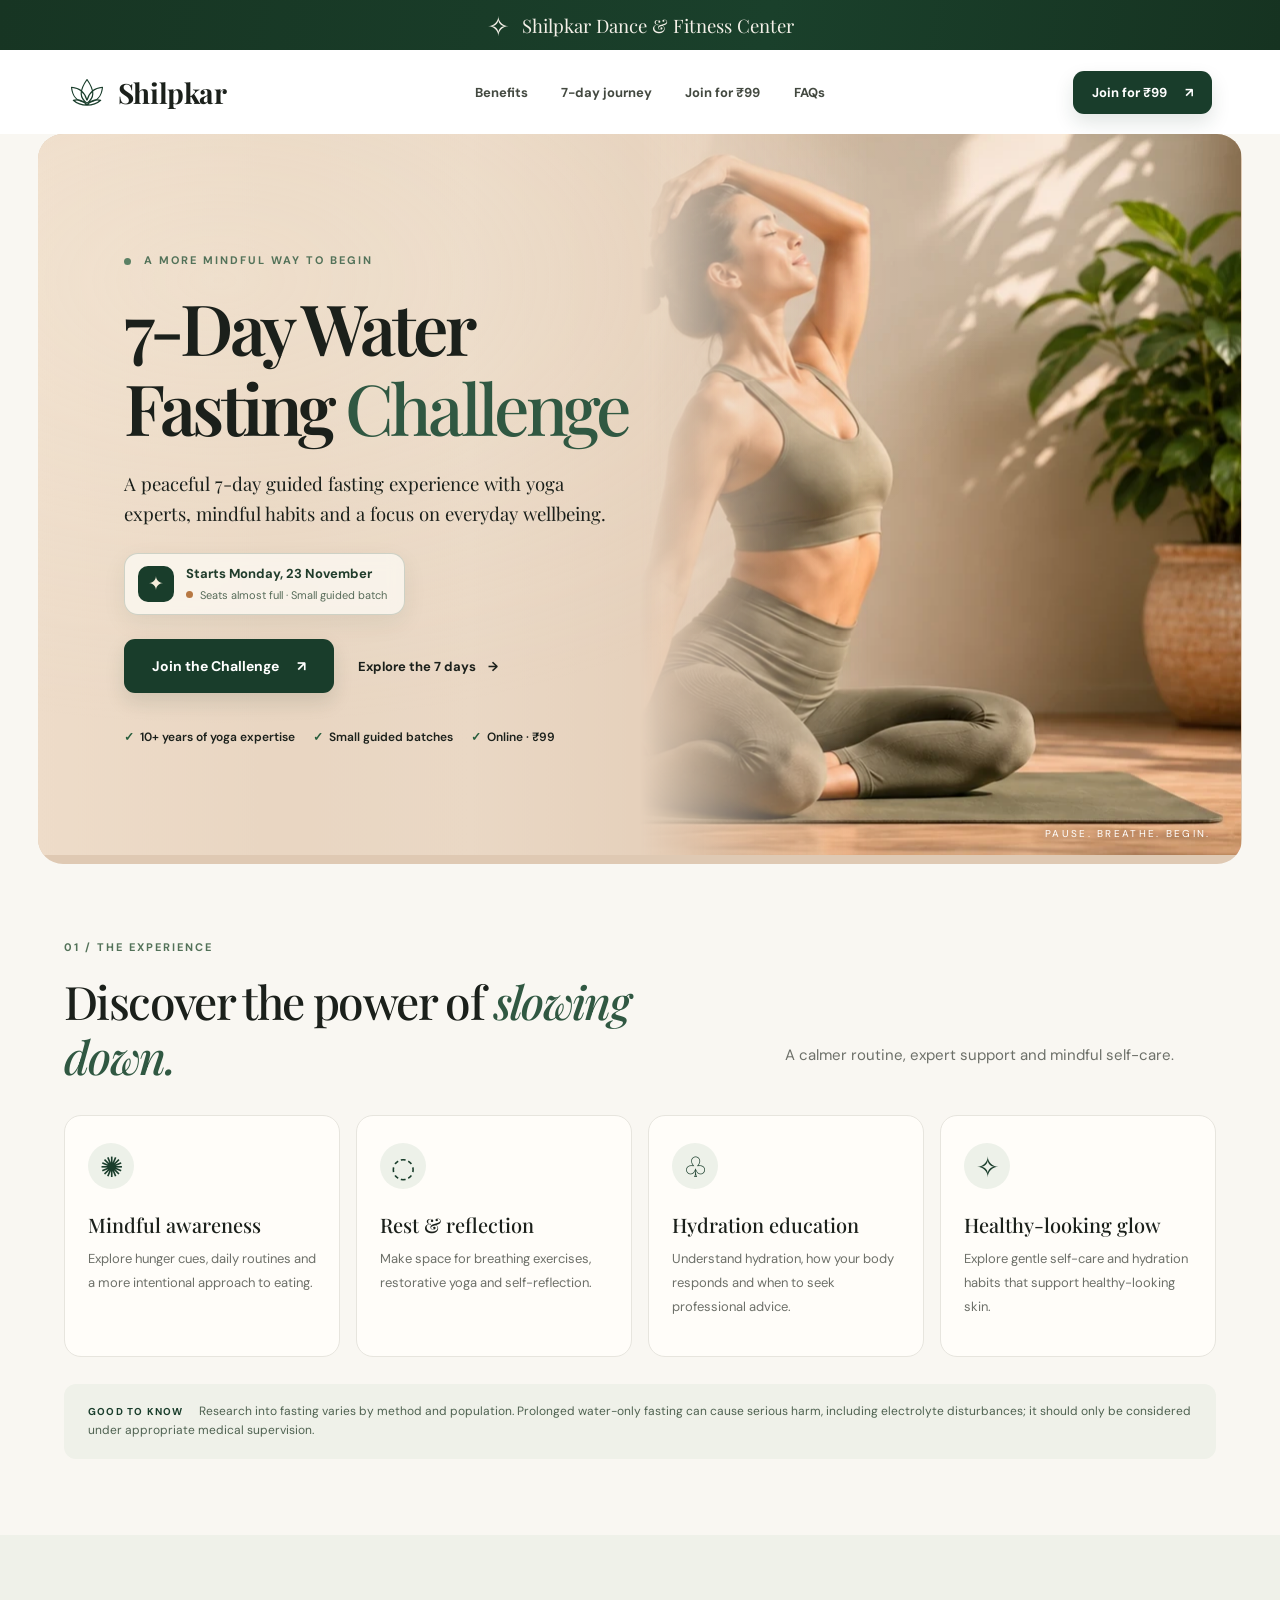
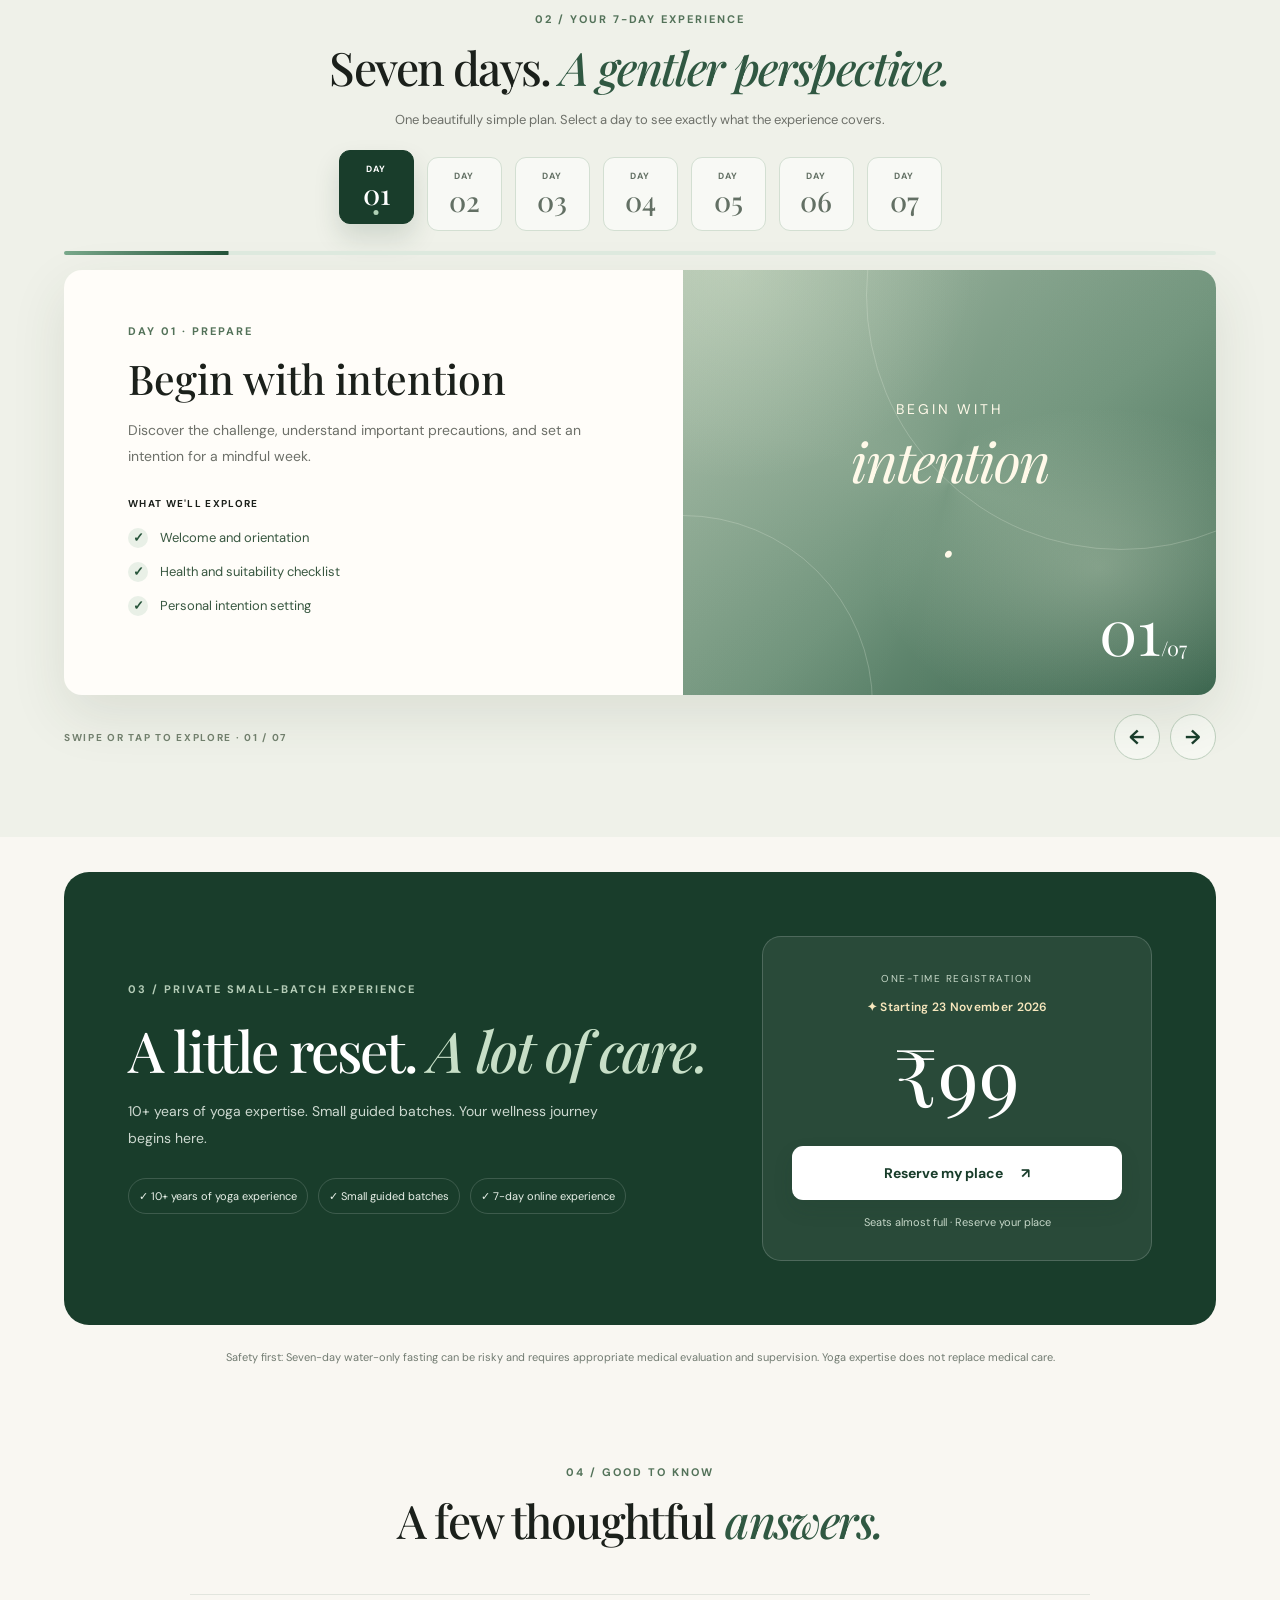
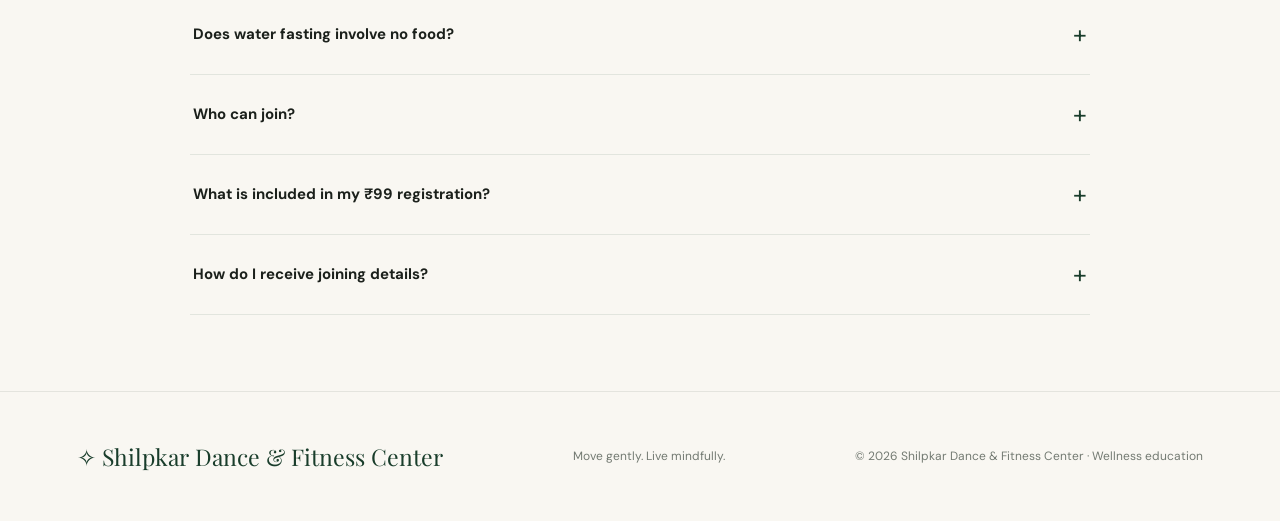
<file: index.html>
<!doctype html>
<html lang="en">
<head>
  <meta charset="UTF-8" />
  <meta name="viewport" content="width=device-width, initial-scale=1" />
  <meta name="theme-color" content="#193d2b" />
  <meta name="description" content="Discover Shilpkar Dance & Fitness Center's 7-day guided fasting and wellness challenge. Explore the daily program and register for ₹99." />
  <meta property="og:title" content="Shilpkar Dance & Fitness Center | 7-Day Water Fasting Challenge" />
  <meta property="og:description" content="Starts 23 November 2026. Small guided batches with limited remaining seats. Join for ₹99." />
  <title>7-Day Water Fasting Challenge | Shilpkar Dance & Fitness Center</title>
  <link rel="preconnect" href="https://fonts.googleapis.com" />
  <link rel="preconnect" href="https://fonts.gstatic.com" crossorigin />
  <link href="https://fonts.googleapis.com/css2?family=DM+Sans:wght@400;500;600;700&family=Playfair+Display:wght@400;500;600;700&display=swap" rel="stylesheet" />
  <link rel="stylesheet" href="styles.css" />
  <script>document.documentElement.classList.add('has-js');</script>
  <script src="config.js" defer></script>
  <script src="app.js" defer></script>
</head>
<body>
  <div class="reading-progress" aria-hidden="true"><span id="reading-progress-fill"></span></div>
  <a class="skip" href="#main">Skip to content</a>
  <div class="brand-band"><span class="lotus-mini">✧</span> <span data-brand>Shilpkar Dance & Fitness Center</span></div>
  <header class="header" id="top">
    <a href="#top" class="brand" aria-label="Shilpkar Dance & Fitness Center home">
      <svg class="brand-symbol" viewBox="0 0 64 64" fill="none" stroke="currentColor" stroke-width="2" stroke-linejoin="round" aria-hidden="true"><path d="M32 51C20 42 18 31 32 11c14 20 12 31 0 40Z"/><path d="M29 49C15 48 7 38 6 24c13 1 22 7 26 22M35 49c14-1 22-11 23-25-13 1-22 7-26 22"/><path d="M9 46c9-2 16 0 23 8 7-8 14-10 23-8-12 11-34 11-46 0Z"/></svg>
      <span data-brand-short>Shilpkar</span>
    </a>
    <nav class="nav" id="primary-nav" aria-label="Main navigation">
      <a href="#benefits">Benefits</a>
      <a href="#journey">7-day journey</a>
      <a href="#register">Join for ₹99</a>
      <a href="#faq">FAQs</a>
    </nav>
    <button class="nav-toggle" type="button" aria-label="Open menu" aria-controls="primary-nav" aria-expanded="false"><span></span><span></span><span></span></button>
    <a class="button button-small desktop-cta" href="#register">Join for ₹99 <span aria-hidden="true">↗</span></a>
  </header>

  <main id="main">
    <section class="hero section-shell" aria-labelledby="hero-title">
      <div class="hero-bg" aria-hidden="true"></div>
      <div class="hero-content">
        <p class="overline"><span class="dot"></span> A MORE MINDFUL WAY TO BEGIN</p>
        <h1 id="hero-title">7-Day Water<br>Fasting <em>Challenge</em></h1>
        <p class="hero-description">A peaceful 7-day guided fasting experience with yoga experts, mindful habits and a focus on everyday wellbeing.</p>
        <div class="launch-notice" aria-label="Challenge starts November 23, seats almost full"><span class="launch-calendar" aria-hidden="true">✦</span><span><strong>Starts Monday, 23 November</strong><small><i class="seat-dot" aria-hidden="true"></i> Seats almost full · Small guided batch</small></span></div>
        <div class="hero-buttons">
          <a class="button" href="#register">Join the Challenge <span aria-hidden="true">↗</span></a>
          <a class="text-link" href="#journey">Explore the 7 days <span aria-hidden="true">→</span></a>
        </div>
        <div class="hero-details"><span><i aria-hidden="true">✓</i> 10+ years of yoga expertise</span><span><i aria-hidden="true">✓</i> Small guided batches</span><span><i aria-hidden="true">✓</i> Online · ₹99</span></div>
        
      </div>
      <div class="hero-image-credit">PAUSE. BREATHE. BEGIN.</div>
    </section>

    <section class="benefits section" id="benefits" aria-labelledby="benefits-title">
      <div class="section-intro observe">
        <div><p class="overline">01 / THE EXPERIENCE</p><h2 id="benefits-title">Discover the power of <em>slowing down.</em></h2></div>
        <p>A calmer routine, expert support and mindful self-care.</p>
      </div>
      <div class="benefit-grid">
        <article class="benefit observe"><div class="icon-wrap">✺</div><h3>Mindful awareness</h3><p>Explore hunger cues, daily routines and a more intentional approach to eating.</p></article>
        <article class="benefit observe"><div class="icon-wrap">◌</div><h3>Rest & reflection</h3><p>Make space for breathing exercises, restorative yoga and self-reflection.</p></article>
        <article class="benefit observe"><div class="icon-wrap">♧</div><h3>Hydration education</h3><p>Understand hydration, how your body responds and when to seek professional advice.</p></article>
        <article class="benefit observe"><div class="icon-wrap">✧</div><h3>Healthy-looking glow</h3><p>Explore gentle self-care and hydration habits that support healthy-looking skin.</p></article>
      </div>
      <div class="quiet-note"><span>GOOD TO KNOW</span> Research into fasting varies by method and population. Prolonged water-only fasting can cause serious harm, including electrolyte disturbances; it should only be considered under appropriate medical supervision.</div>
    </section>

    <section class="journey section" id="journey" aria-labelledby="journey-title">
      <div class="center observe"><p class="overline">02 / YOUR 7-DAY EXPERIENCE</p><h2 id="journey-title">Seven days. <em>A gentler perspective.</em></h2><p class="center-desc">One beautifully simple plan. Select a day to see exactly what the experience covers.</p></div>
      <div class="day-selector" role="tablist" aria-label="Select challenge day">
        <button class="day-tab is-active" role="tab" id="tab-0" aria-selected="true" aria-controls="day-panel" data-day="0"><small>DAY</small><span>01</span></button>
        <button class="day-tab" role="tab" id="tab-1" aria-selected="false" aria-controls="day-panel" data-day="1"><small>DAY</small><span>02</span></button>
        <button class="day-tab" role="tab" id="tab-2" aria-selected="false" aria-controls="day-panel" data-day="2"><small>DAY</small><span>03</span></button>
        <button class="day-tab" role="tab" id="tab-3" aria-selected="false" aria-controls="day-panel" data-day="3"><small>DAY</small><span>04</span></button>
        <button class="day-tab" role="tab" id="tab-4" aria-selected="false" aria-controls="day-panel" data-day="4"><small>DAY</small><span>05</span></button>
        <button class="day-tab" role="tab" id="tab-5" aria-selected="false" aria-controls="day-panel" data-day="5"><small>DAY</small><span>06</span></button>
        <button class="day-tab" role="tab" id="tab-6" aria-selected="false" aria-controls="day-panel" data-day="6"><small>DAY</small><span>07</span></button>
      </div>
      <div class="journey-progress" aria-hidden="true"><span id="journey-progress-fill"></span></div>
      <div class="journey-card observe" id="day-panel" role="tabpanel" aria-labelledby="tab-0" tabindex="0" aria-live="polite">
        <div class="day-content"><p class="overline" id="day-label">DAY 01 · BEGIN</p><h3 id="day-title">Begin with intention</h3><p id="day-description">Start with orientation, safety guidance and a gentle introduction to the challenge.</p><p class="inclusion-label">WHAT WE'LL EXPLORE</p><ul id="day-activities"><li>Welcome and challenge overview</li><li>Health and suitability checklist</li><li>Personal intention setting</li></ul></div>
        <div class="journey-art"><div class="art-circle art-circle-a"></div><div class="art-circle art-circle-b"></div><div class="art-wave"></div><div class="journey-art-label"><span id="art-prompt">BREATHE IN</span><br><strong id="art-word">calm.</strong></div><span class="art-day" id="art-day">01<span>/07</span></span></div>
      </div>
      <div class="slider-foot"><span>SWIPE OR TAP TO EXPLORE · <b id="journey-counter">01 / 07</b></span><div class="slider-arrows"><button id="prev-day" type="button" aria-label="Previous day">←</button><button id="next-day" type="button" aria-label="Next day">→</button></div></div>
    </section>

    <section class="register section" id="register" aria-labelledby="register-title">
      <div class="register-card observe">
        <div class="register-text">
          <p class="overline overline-light">03 / PRIVATE SMALL-BATCH EXPERIENCE</p>
          <h2 id="register-title">A little reset. <em>A lot of care.</em></h2>
          <p>10+ years of yoga expertise. Small guided batches. Your wellness journey begins here.</p>
          <div class="register-tags"><span>✓ 10+ years of yoga experience</span><span>✓ Small guided batches</span><span>✓ 7-day online experience</span></div>
          
        </div>
        <div class="price-card">
          <span class="price-caption">ONE-TIME REGISTRATION</span>
          <div class="price-launch">✦ Starting 23 November 2026</div>
          <div class="price">₹99</div>
          <button class="button button-light" id="pay-now" type="button">Reserve my place <span aria-hidden="true">↗</span></button>
          <small>Seats almost full · Reserve your place</small>
        </div>
      </div>
      <p class="safety">Safety first: Seven-day water-only fasting can be risky and requires appropriate medical evaluation and supervision. Yoga expertise does not replace medical care.</p>
    </section>

    <section class="faq section" id="faq" aria-labelledby="faq-title"><div class="center observe"><p class="overline">04 / GOOD TO KNOW</p><h2 id="faq-title">A few thoughtful <em>answers.</em></h2></div><div class="faq-list"><details><summary>Does water fasting involve no food? <span>+</span></summary><p>Yes. Water-only fasting means consuming water but no food during the fasting period. Seven days of continuous water-only fasting can pose significant medical risks. The seven-day online program describes education and guidance; prolonged fasting requires medical evaluation and supervision, and is not a condition of joining.</p></details><details><summary>Who can join? <span>+</span></summary><p>Adults interested in guided fasting education and yoga. Ask a qualified healthcare professional before attempting a prolonged water-only fast.</p></details><details><summary>What is included in my ₹99 registration? <span>+</span></summary><p>Access to the seven-day guided program described above. Exact session times, coaching format and community access should be confirmed by the organizer before the page goes live.</p></details><details><summary>How do I receive joining details? <span>+</span></summary><p>The organizer should configure their payment provider to collect participant contact details and deliver onboarding instructions after successful payment.</p></details></div></section>
  </main>
  <footer><a class="footer-brand" href="#top">✧ <span data-brand>Shilpkar Dance & Fitness Center</span></a><p>Move gently. Live mindfully.</p><span>© <span id="year"></span> Shilpkar Dance & Fitness Center · Wellness education</span></footer>
  <div class="mobile-sticky"><span><small>Starts 23 Nov · Almost full</small><b>₹99 only</b></span><a class="button button-small" href="#register">Join for ₹99 ↗</a></div>
  <div class="toast" id="toast" role="status" aria-live="polite" hidden></div>
</body>
</html>
</file>
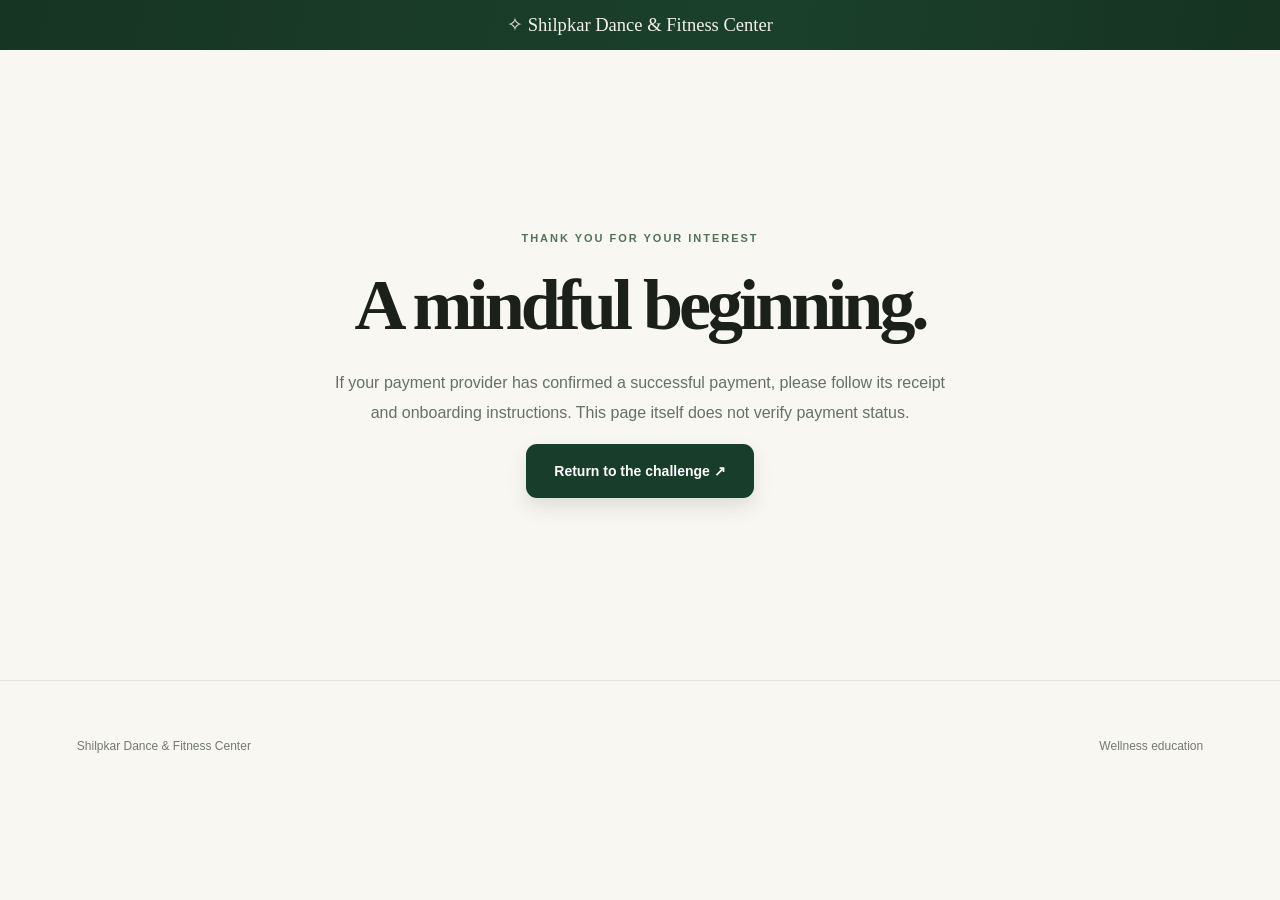
<file: thank-you.html>
<!doctype html><html lang="en"><head><meta charset="utf-8"><meta name="viewport" content="width=device-width,initial-scale=1"><title>Thank you | Shilpkar Dance & Fitness Center</title><link rel="stylesheet" href="styles.css"></head><body><div class="brand-band">✧ Shilpkar Dance & Fitness Center</div><main class="section" style="min-height:70vh;display:grid;place-items:center;text-align:center"><div style="max-width:640px"><p class="overline">THANK YOU FOR YOUR INTEREST</p><h1 style="font-size:clamp(42px,6vw,72px)">A mindful beginning.</h1><p style="color:#647164;line-height:1.9">If your payment provider has confirmed a successful payment, please follow its receipt and onboarding instructions. This page itself does not verify payment status.</p><a class="button" href="index.html">Return to the challenge ↗</a></div></main><footer><span>Shilpkar Dance & Fitness Center</span><span>Wellness education</span></footer></body></html>
</file>
<file: styles.css>
:root{--forest:#193d2b;--forest2:#244e37;--ink:#1b201b;--muted:#6d7069;--cream:#f9f7f2;--sand:#eee7da;--sage:#dce4d8;--border:#e7e5de;--serif:'Playfair Display',Georgia,serif;--sans:'DM Sans',Arial,sans-serif}*{box-sizing:border-box}html{scroll-behavior:smooth;scroll-padding-top:96px}body{margin:0;background:var(--cream);color:var(--ink);font-family:var(--sans);-webkit-font-smoothing:antialiased}button,a{touch-action:manipulation}button{font:inherit;cursor:pointer}a{text-decoration:none;color:inherit}button:focus-visible,a:focus-visible,summary:focus-visible{outline:3px solid #85a995;outline-offset:4px}.skip{position:absolute;left:-9999px;z-index:100;background:#fff;padding:10px}.skip:focus{left:10px;top:10px}.brand-band{height:50px;display:flex;align-items:center;justify-content:center;background:linear-gradient(100deg,#173523,#1a402b 60%,#163321);color:#f4f0e8;font:20px var(--serif);gap:12px}.lotus-mini{font-size:27px;line-height:1}.header{height:84px;display:flex;align-items:center;gap:30px;padding:0 clamp(24px,5.3vw,96px);background:#fff;position:relative;z-index:10}.brand{display:flex;align-items:center;gap:12px;font:700 28px var(--serif);white-space:nowrap}.brand-symbol{width:38px;height:38px;color:var(--forest)}.nav{display:flex;align-items:center;justify-content:center;gap:clamp(16px,2.6vw,42px);margin:auto}.nav a{font-size:13px;font-weight:700;color:#434940;transition:color .2s}.nav a:hover{color:#3a7a54}.button{min-height:54px;display:inline-flex;justify-content:center;align-items:center;gap:18px;border:1px solid transparent;border-radius:11px;background:var(--forest);padding:15px 27px;color:#fff;font-weight:700;font-size:14px;box-shadow:0 9px 19px #153b2920;transition:transform .25s,background .25s,box-shadow .25s;cursor:pointer}.button:hover{transform:translateY(-3px);background:#2a5b3d;box-shadow:0 14px 26px #153b292d}.button-small{min-height:43px;padding:11px 18px;font-size:13px;white-space:nowrap}.nav-toggle{display:none;background:none;border:0;padding:10px}.nav-toggle span{display:block;width:23px;height:2px;background:var(--forest);margin:4px}.section-shell{margin:0 clamp(15px,3vw,46px)}.hero{height:min(730px,calc(100svh - 154px));min-height:615px;border-radius:25px;overflow:hidden;position:relative;background:#dfc9b3;display:flex;align-items:center;isolation:isolate}.hero-bg{position:absolute;inset:0;background:linear-gradient(90deg,#eedcc9 0%,#e9d6c2 20%,#ead8c5 36%,#e6d1bc 50%,transparent 69%),url('assets/yoga-model-water-bottle.webp') right 0 center/auto 100% no-repeat;background-color:#e6d1bd;z-index:-2}.hero:after{content:"";position:absolute;inset:0;pointer-events:none;z-index:-1;background:radial-gradient(ellipse at 15% 20%,#fff7e641,transparent 54%)}.hero-content{padding:35px 4.8% 35px clamp(24px,6.7vw,115px);max-width:740px;width:55%;position:relative}.overline{font-size:11px;font-weight:700;letter-spacing:.18em;color:#537259;text-transform:uppercase;margin:0 0 20px}.dot{display:inline-block;width:7px;height:7px;background:#5b8064;border-radius:50%;margin-right:8px;vertical-align:middle}h1,h2,h3,p{overflow-wrap:break-word}h1,h2,h3{font-family:var(--serif)}h1{font-size:clamp(46px,5.5vw,86px);line-height:1.14;letter-spacing:-.055em;margin:0 0 22px;font-weight:600}h1 em,h2 em{font-weight:500;color:#305842}h1 em{font-style:normal}.hero-description{font-family:var(--serif);font-size:clamp(16px,1.45vw,22px);line-height:1.6;max-width:490px;margin:0 0 27px}.hero-buttons{display:flex;align-items:center;gap:24px;flex-wrap:wrap}.text-link{font-size:13px;font-weight:700;display:inline-flex;align-items:center;gap:12px;transition:gap .2s}.text-link:hover{gap:19px}.hero-details{display:flex;gap:18px;flex-wrap:wrap;margin-top:36px;font-size:12px;font-weight:600}.hero-details span{display:flex;align-items:center;gap:6px}.hero-details i{font-style:normal;color:#265d3c}.hero-small{font-size:11px;line-height:1.5;color:#4e554d;margin:17px 0 0;max-width:440px}.hero-image-credit{position:absolute;bottom:24px;right:31px;color:#fff;font-size:10px;letter-spacing:.23em;text-shadow:0 1px 10px #0007}.section{max-width:1320px;margin:0 auto;padding:112px clamp(24px,5vw,72px)}.section-intro{display:grid;grid-template-columns:1.2fr .8fr;align-items:end;gap:75px;margin-bottom:47px}.section-intro h2,.center h2,.about h2,.register h2{font-size:clamp(35px,3.6vw,55px);line-height:1.2;letter-spacing:-.035em;font-weight:500;margin:0}.section-intro>p{color:var(--muted);line-height:1.9;font-size:15px;max-width:450px}.benefit-grid{display:grid;grid-template-columns:repeat(4,1fr);gap:16px}.benefit{min-height:242px;background:#fffdf9;border:1px solid var(--border);border-radius:17px;padding:27px 23px;transition:transform .3s,box-shadow .3s}.benefit:hover{transform:translateY(-5px);box-shadow:0 15px 38px #25492f0c}.icon-wrap{width:46px;height:46px;background:#edf1e9;color:var(--forest);border-radius:50%;display:grid;place-items:center;font:28px var(--serif)}.benefit h3{font-size:20px;font-weight:500;margin:22px 0 9px}.benefit p,.center-desc{font-size:13px;color:var(--muted);line-height:1.85;margin:0}.quiet-note{margin-top:27px;background:#eff1e9;padding:18px 24px;border-radius:12px;line-height:1.65;font-size:12px;color:#4f6251}.quiet-note span{letter-spacing:.12em;font-size:10px;font-weight:700;color:var(--forest);margin-right:13px}.journey{max-width:none;background:#eff1e9}.journey>.center,.journey>.day-selector,.journey>.journey-card,.journey>.slider-foot{max-width:1176px;margin-left:auto;margin-right:auto}.center{text-align:center}.center .overline{margin-bottom:14px}.center h2{max-width:830px;margin:0 auto 13px}.center-desc{max-width:490px;margin:auto}.day-selector{display:flex;justify-content:center;gap:13px;flex-wrap:wrap;margin-top:41px;margin-bottom:20px}.day-tab{border:1px solid #d3dfd2;background:#f8f9f5;color:#637064;width:75px;height:74px;border-radius:11px;transition:background .2s,transform .2s,color .2s}.day-tab small{display:block;font:700 9px var(--sans);letter-spacing:.12em}.day-tab span{font:500 28px var(--serif)}.day-tab.is-active{background:var(--forest);color:white;transform:translateY(-4px);border-color:var(--forest)}.journey-card{display:grid;grid-template-columns:1fr .86fr;min-height:425px;border-radius:18px;overflow:hidden;background:#fffdf9;box-shadow:0 20px 55px #2c44231b}.day-content{padding:54px clamp(30px,5vw,80px)}.day-content .overline{margin-bottom:17px}.day-content h3{font-size:clamp(32px,3.2vw,46px);font-weight:500;line-height:1.15;margin:0 0 16px}.day-content>p:not(.overline):not(.inclusion-label){color:var(--muted);font-size:14px;line-height:1.85;max-width:480px}.inclusion-label{font-size:10px;font-weight:700;letter-spacing:.13em;margin-top:27px}.day-content ul{padding:0;list-style:none;display:grid;gap:14px;margin-top:18px}.day-content li{font-size:13px;color:#385740;display:flex;align-items:center;gap:12px}.day-content li:before{content:'✓';display:grid;place-items:center;width:20px;height:20px;flex-shrink:0;border-radius:50%;background:#e9f0e7;color:#27543a;font-weight:700}.journey-art{overflow:hidden;position:relative;background:linear-gradient(140deg,#a8bca8,#6e927a 55%,#2d5a43);display:grid;place-items:center}.art-circle{position:absolute;border:1px solid #f2f5e83a;border-radius:50%;aspect-ratio:1}.art-circle-a{width:510px;right:-160px;top:-230px}.art-circle-b{width:380px;left:-190px;bottom:-200px}.art-wave{position:absolute;inset:0;background:radial-gradient(ellipse at 78% 70%,#e2e9d44b,transparent 38%),radial-gradient(ellipse at 10% 0%,#edf7df45,transparent 35%)}.journey-art-label{position:relative;text-align:center;font:14px var(--sans);letter-spacing:.2em;color:#fff9e9;line-height:2}.journey-art-label strong{display:block;font:italic 62px var(--serif);letter-spacing:-.04em}.art-day{position:absolute;bottom:23px;right:29px;font:64px var(--serif);color:#fff}.art-day span{font-size:20px}.slider-foot{display:flex;justify-content:space-between;align-items:center;margin-top:19px;color:#73816f;font-size:10px;font-weight:700;letter-spacing:.17em}.slider-arrows{display:flex;gap:10px}.slider-arrows button{width:46px;height:46px;border:1px solid #bed0be;color:var(--forest);background:#f6f8f2;border-radius:50%;font-size:20px}.slider-arrows button:hover{background:#e0e8de}.about{display:grid;grid-template-columns:1fr 1fr;gap:9%;align-items:center}.about-illustration{min-height:510px;border-radius:23px;background:radial-gradient(ellipse at 20% 15%,#dde8d9,transparent 52%),linear-gradient(135deg,#e2e6d7,#c2d0bd);display:flex;align-items:center;justify-content:center;position:relative;overflow:hidden}.about-illustration:after{content:'';position:absolute;border:1px solid #f5f7f1b5;width:380px;height:380px;border-radius:50%}.about-illustration p{position:relative;z-index:2;font:42px/1.45 var(--serif);color:var(--forest);text-align:center}.about-illustration em{font-weight:400}.flourish{position:absolute;top:32px;left:42px;color:#42694b;font-size:36px}.flourish.small{top:auto;left:auto;right:42px;bottom:32px}.about-copy>p:not(.overline){font-size:14px;color:var(--muted);line-height:1.9;margin:25px 0}.included-list{margin:28px 0}.included-list>div{display:flex;gap:21px;align-items:center;border-top:1px solid var(--border);padding:16px 0;font-size:14px}.included-list>div:last-child{border-bottom:1px solid var(--border)}.included-list b{color:#7d9b83;font:16px var(--serif)}.dark-link{color:var(--forest)}.register{padding-top:52px;padding-bottom:65px}.register-card{background:var(--forest);border-radius:25px;padding:clamp(30px,5vw,65px);display:grid;grid-template-columns:1.2fr .8fr;gap:50px;color:#fff;align-items:center}.overline-light{color:#b4ccb7}.register h2{font-size:clamp(38px,4.4vw,65px);max-width:600px}.register h2 em{color:#c7dfc7}.register-text>p:not(.overline){color:#cdd9d0;max-width:500px;line-height:1.9;font-size:14px}.register-tags{display:flex;flex-wrap:wrap;gap:10px;margin-top:27px}.register-tags span{font-size:11px;padding:10px;border:1px solid #ffffff28;border-radius:20px;color:#e9f1e9}.price-card{padding:29px;background:#ffffff12;border:1px solid #ffffff2c;border-radius:19px;text-align:center}.price-caption{letter-spacing:.15em;font-size:10px;color:#c6d8c8}.price{font:80px var(--serif);margin:5px 0 19px}.button-light{background:#fff;color:var(--forest);width:100%}.button-light:hover{background:#e8f0e9}.price-card small{display:block;font-size:11px;color:#c7d9ca;line-height:1.5;margin-top:14px}.safety{font-size:11px;line-height:1.8;color:#717b71;max-width:960px;margin:23px auto 0;text-align:center}.faq{padding-top:75px}.faq-list{max-width:900px;margin:45px auto 0}.faq-list details{border-bottom:1px solid #e2e5de;padding:23px 3px}.faq-list details:first-child{border-top:1px solid #e2e5de}.faq-list summary{font-size:15px;font-weight:700;list-style:none;cursor:pointer;display:flex;align-items:center;justify-content:space-between;gap:18px}.faq-list summary::-webkit-details-marker{display:none}.faq-list summary span{font-size:25px;font-weight:400;color:var(--forest)}.faq-list details[open] summary span{transform:rotate(45deg)}.faq-list details p{font-size:13px;color:#626f64;max-width:790px;line-height:1.9;margin:13px 0 0}footer{min-height:130px;border-top:1px solid #e4e4de;padding:30px 6%;display:flex;gap:20px;align-items:center;justify-content:space-between;color:#737a72;font-size:12px}.footer-brand{font:23px var(--serif);color:var(--forest)}.mobile-sticky{display:none}.toast{position:fixed;z-index:70;bottom:25px;left:50%;transform:translateX(-50%);width:min(90vw,530px);background:#193d2b;color:#fff;padding:19px;border-radius:12px;box-shadow:0 15px 40px #0003;font-size:13px;line-height:1.6}.toast[hidden]{display:none}.observe{opacity:0;transform:translateY(20px);transition:opacity .65s ease,transform .65s ease}.observe.in-view{opacity:1;transform:none}@keyframes dayIn{from{opacity:.5;transform:translateY(6px)}to{opacity:1;transform:translateY(0)}}.day-enter .day-content{animation:dayIn .4s ease}@media(max-width:1150px){.header{padding:0 30px}.nav{gap:20px}.hero-content{width:60%;padding-left:45px}.hero-bg{background:linear-gradient(90deg,#ead7c3 0%,#ead7c3 27%,#ead7c3ee 44%,#e6d1bc50 70%),url('assets/yoga-model-water-bottle.webp') right/auto 100% no-repeat;background-color:#e6d1bd}h1{font-size:clamp(48px,6vw,72px)}.hero{min-height:590px}.benefit-grid{grid-template-columns:repeat(2,1fr)}}@media(max-width:800px){.header{height:72px;padding:0 22px;gap:12px}.brand{font-size:23px}.brand-symbol{width:33px;height:33px}.nav-toggle{display:block;margin-left:auto;order:3}.desktop-cta{order:2}.nav{position:absolute;left:12px;right:12px;top:72px;background:#fff;border:1px solid var(--border);box-shadow:0 14px 30px #142c2121;border-radius:12px;display:none;flex-direction:column;align-items:stretch;padding:16px;gap:0}.nav.open{display:flex}.nav a{padding:14px 10px}.hero{min-height:750px;height:auto;align-items:flex-start}.hero-bg{background:linear-gradient(180deg,#ebdac7 0%,#ebdac7 30%,#ebdac7ef 38%,#ebdac700 63%),url('assets/yoga-model-water-bottle.webp') center bottom/auto 60% no-repeat;background-color:#e8d4c0}.hero-content{width:100%;max-width:650px;padding:55px 35px 360px}.hero-description{max-width:480px}.hero-image-credit{right:18px;bottom:16px}.section{padding:82px 26px}.section-intro{grid-template-columns:1fr;gap:5px}.journey-card{grid-template-columns:1fr}.journey-art{min-height:240px}.about{gap:35px}.about-illustration{min-height:400px}.register-card{grid-template-columns:1fr;gap:25px}.price-card{max-width:460px;width:100%;margin:auto}}@media(max-width:560px){html{scroll-padding-top:80px}.brand-band{height:38px;font-size:14px}.header{height:66px;padding:0 15px}.brand{font-size:20px;gap:6px}.brand-symbol{width:29px;height:29px}.desktop-cta{display:none}.nav{top:66px}.section-shell{margin:0 9px}.hero{border-radius:17px;min-height:780px}.hero-bg{background:linear-gradient(180deg,#ead8c4 0%,#ead8c4 38%,#ead8c4c7 48%,transparent 67%),url('assets/yoga-model-water-bottle.webp') 49% bottom/auto 55% no-repeat;background-color:#e6d1bc}.hero-content{padding:43px 23px 360px}.overline{font-size:9px;letter-spacing:.15em;margin-bottom:14px}h1{font-size:clamp(40px,10.5vw,58px);letter-spacing:-.045em;line-height:1.1;margin-bottom:17px}.hero-description{font-size:16px;line-height:1.48;max-width:400px}.hero-buttons{gap:15px}.hero-buttons .button{min-height:47px;padding:12px 17px;font-size:12px}.hero-buttons .text-link{font-size:12px}.hero-details{margin-top:20px;gap:10px;font-size:10px}.hero-small{font-size:10px;margin-top:12px}.hero-image-credit{font-size:8px;right:12px}.section{padding:66px 20px}.section-intro h2,.center h2,.about h2,.register h2{font-size:35px}.benefit-grid{grid-template-columns:1fr;gap:12px}.benefit{min-height:0;padding:22px}.benefit h3{margin:15px 0 6px}.quiet-note{padding:15px}.day-selector{gap:7px;margin-top:28px}.day-tab{width:calc((100vw - 82px)/4);max-width:73px;height:62px}.day-tab span{font-size:23px}.day-content{padding:32px 22px}.day-content h3{font-size:33px}.journey-art{min-height:185px}.journey-art-label strong{font-size:48px}.art-day{font-size:47px;right:15px;bottom:12px}.about{grid-template-columns:1fr}.about-illustration{min-height:280px}.about-illustration p{font-size:33px}.register{padding-top:20px}.register-card{padding:26px 20px;border-radius:17px}.price{font-size:67px}.faq{padding-top:55px}.faq-list summary{font-size:14px}footer{flex-wrap:wrap;gap:8px;padding-bottom:90px}footer p{width:100%}.mobile-sticky{display:flex;position:fixed;z-index:30;bottom:0;left:0;right:0;justify-content:space-between;align-items:center;padding:11px 16px calc(11px + env(safe-area-inset-bottom));background:#fffdf9;box-shadow:0 -5px 20px #153b291b;border-top:1px solid #e4e9e0}.mobile-sticky span{display:flex;flex-direction:column;gap:3px}.mobile-sticky small{color:#70786d;font-size:10px}.mobile-sticky b{font-size:19px;font-family:var(--serif);color:var(--forest)}.mobile-sticky .button{min-height:43px;padding:10px 16px}.toast{bottom:91px}}@media(prefers-reduced-motion:reduce){*,*:before,*:after{scroll-behavior:auto!important;animation:none!important;transition:none!important}.observe{opacity:1;transform:none}}


.journey-art-label strong{max-width:95%;margin:auto;overflow-wrap:anywhere;font-size:clamp(41px,4.3vw,65px)}
@media(max-width:560px){.journey-art-label strong{font-size:43px}}

/* Client-brand refinements */
.brand-band{font-size:clamp(13px,1.45vw,19px);text-align:center;padding:0 12px}
.brand{letter-spacing:-.015em}
@media(max-width:560px){.brand-band{font-size:12px;gap:6px}.lotus-mini{font-size:18px}}

/* V6 · Shilpkar motion system: tactile, soft, accessible */
.journey-progress{height:4px;background:#dfebe0;border-radius:999px;overflow:hidden;margin:0 0 15px;position:relative}
.journey-progress span{display:block;background:linear-gradient(90deg,#79a98b,#24543a);height:100%;width:100%;transform:scaleX(.142857);transform-origin:left center;transition:transform .65s cubic-bezier(.22,1,.36,1);border-radius:inherit}
.day-tab{position:relative;overflow:hidden;transition:transform .45s cubic-bezier(.2,1.4,.4,1),background .3s,border-color .3s,color .3s,box-shadow .35s}
.day-tab:after{content:'';position:absolute;left:50%;bottom:8px;width:5px;height:5px;border-radius:50%;background:#b0d1b6;opacity:0;transform:translateX(-50%) scale(.3);transition:transform .35s,opacity .3s}
.day-tab.is-active{transform:translateY(-7px);box-shadow:0 14px 26px #193d2b25}
.day-tab.is-active:after{opacity:1;transform:translateX(-50%) scale(1)}
.day-tab:hover:not(.is-active){transform:translateY(-3px);box-shadow:0 8px 18px #193d2b12}
.journey-card{isolation:isolate;overflow:hidden}
.journey-art{--day-hue:0deg;filter:hue-rotate(var(--day-hue));transition:filter .7s ease,background .7s ease}
.journey-art:before{content:'';position:absolute;inset:-50%;background:conic-gradient(from 15deg at 50% 50%,transparent,#e9f3dc15,transparent,#e9f3dc18,transparent);animation:shilpkar-ambient 22s linear infinite;pointer-events:none}
.art-circle-a{animation:shilpkar-breathe 8s ease-in-out infinite alternate}
.art-circle-b{animation:shilpkar-breathe 10s ease-in-out infinite alternate-reverse}
.art-wave{animation:shilpkar-wave 11s ease-in-out infinite alternate}
.journey-art-label{z-index:1;will-change:transform,opacity}
.art-day{z-index:1;will-change:transform,opacity}
.day-content{will-change:transform,opacity}
.slider-arrows button{transition:transform .3s cubic-bezier(.2,1.3,.3,1),background .25s,box-shadow .25s}
.slider-arrows button:hover{transform:scale(1.12);box-shadow:0 8px 20px #193d2b1c}
.slider-arrows button:active{transform:scale(.94)}
.button{transform:translate(var(--mag-x,0px),var(--mag-y,0px));transition:transform .24s cubic-bezier(.22,1,.36,1),background .25s,box-shadow .25s}
.button:hover{transform:translate(var(--mag-x,0px),calc(var(--mag-y,0px) - 3px))}
.benefit{transition:transform .55s cubic-bezier(.22,1,.36,1),box-shadow .4s ease,border-color .4s ease}
.benefit:hover{transform:translateY(-7px);box-shadow:0 20px 44px #254b3313;border-color:#c9dccd}
.hero-bg{animation:shilpkar-hero-in 1.45s cubic-bezier(.22,1,.36,1) both}
.hero-content>*{animation:shilpkar-copy-in .8s cubic-bezier(.22,1,.36,1) both}
.hero-content>*:nth-child(2){animation-delay:.10s}.hero-content>*:nth-child(3){animation-delay:.18s}.hero-content>*:nth-child(4){animation-delay:.25s}.hero-content>*:nth-child(5){animation-delay:.32s}
@keyframes shilpkar-ambient{to{transform:rotate(360deg)}}
@keyframes shilpkar-breathe{to{transform:scale(1.14) translate(6px,8px)}}
@keyframes shilpkar-wave{to{transform:translate(0,-11px);opacity:.78}}
@keyframes shilpkar-hero-in{from{opacity:.65;transform:scale(1.045)}to{opacity:1;transform:scale(1)}}
@keyframes shilpkar-copy-in{from{opacity:0;transform:translateY(18px)}to{opacity:1;transform:translateY(0)}}
@media(prefers-reduced-motion:reduce){.day-tab,.day-tab:after,.journey-progress span,.journey-art,.slider-arrows button,.button,.benefit{transition:none!important}.hero-bg,.hero-content>*,.journey-art:before,.art-circle-a,.art-circle-b,.art-wave{animation:none!important}.day-content,.journey-art-label,.art-day{will-change:auto}}

/* V9: content-first animations. No opacity-zero / clip-path gating. */
.reading-progress{position:fixed;top:0;left:0;right:0;height:3px;z-index:120;pointer-events:none}
.reading-progress span{display:block;height:100%;width:100%;background:linear-gradient(90deg,#c0d9b5,#3a7953,#193d2b);transform:scaleX(0);transform-origin:left center}
html{scroll-padding-top:28px}
.section{padding-top:clamp(48px,6vw,76px);padding-bottom:clamp(48px,6vw,76px)}
.journey{padding-top:clamp(50px,6vw,78px);padding-bottom:clamp(50px,6vw,78px)}
.section-intro{margin-bottom:30px}
.day-selector{margin-top:25px}
.register{padding-top:35px;padding-bottom:48px}
.faq{padding-top:50px}
@media(max-width:700px){
  .section{padding-top:40px;padding-bottom:40px}
  .journey{padding-top:42px;padding-bottom:45px}
  .section-intro{gap:12px;margin-bottom:24px}
  .day-selector{margin-top:22px;margin-bottom:16px;gap:9px}
  .day-tab{height:67px}
  .center .overline{margin-bottom:9px}
  .center h2{margin-bottom:12px}
  .quiet-note{margin-top:18px}
  .journey-card{min-height:0}
  .day-content{padding-top:30px;padding-bottom:28px}
  .register{padding-top:30px;padding-bottom:38px}
  .faq{padding-top:35px}
}
@media(prefers-reduced-motion:reduce){.reading-progress span{transition:none}}
/* Eliminate legacy hidden placeholders: no JS observer can leave blank panels. */
.observe,.observe:not(.in-view){opacity:1!important;transform:none!important}

/* V10 — calm, persuasive launch-date announcement */
.launch-notice{display:inline-flex;align-items:center;gap:12px;margin:-3px 0 24px;padding:12px 17px 12px 13px;border:1px solid rgba(39,78,55,.2);background:rgba(253,250,244,.77);backdrop-filter:blur(8px);border-radius:14px;box-shadow:0 8px 24px rgba(34,60,42,.07);max-width:100%}
.launch-calendar{flex:0 0 36px;width:36px;height:36px;display:grid;place-items:center;background:#193d2b;color:#f5eddb;border-radius:10px;font-size:19px}
.launch-notice>span:last-child{display:flex;flex-direction:column;gap:5px;min-width:0}
.launch-notice strong{font-size:13px;color:#203c2b;line-height:1.3;font-weight:700}
.launch-notice small{font-size:11px;color:#576b59;display:flex;align-items:center;gap:7px;line-height:1.3}
.seat-dot{display:inline-block;width:7px;height:7px;border-radius:50%;background:#b77842;box-shadow:0 0 0 0 rgba(183,120,66,.32);animation:seat-pulse 2.8s ease-out infinite;flex:none}
@keyframes seat-pulse{0%,100%{box-shadow:0 0 0 0 rgba(183,120,66,0)}20%{box-shadow:0 0 0 5px rgba(183,120,66,.17)}55%{box-shadow:0 0 0 9px rgba(183,120,66,0)}}
.price-launch{color:#f7e7bd;font:600 12px var(--sans);letter-spacing:.025em;margin:12px 0 2px}
@media(max-width:800px){.launch-notice{margin:0 0 20px}}
@media(max-width:560px){.launch-notice{padding:9px 11px;gap:9px;margin:0 0 17px}.launch-calendar{width:31px;height:31px;flex-basis:31px;font-size:16px}.launch-notice strong{font-size:11px}.launch-notice small{font-size:10px}.hero-content{padding-bottom:360px}}
@media(prefers-reduced-motion:reduce){.seat-dot{animation:none}}
</file>
